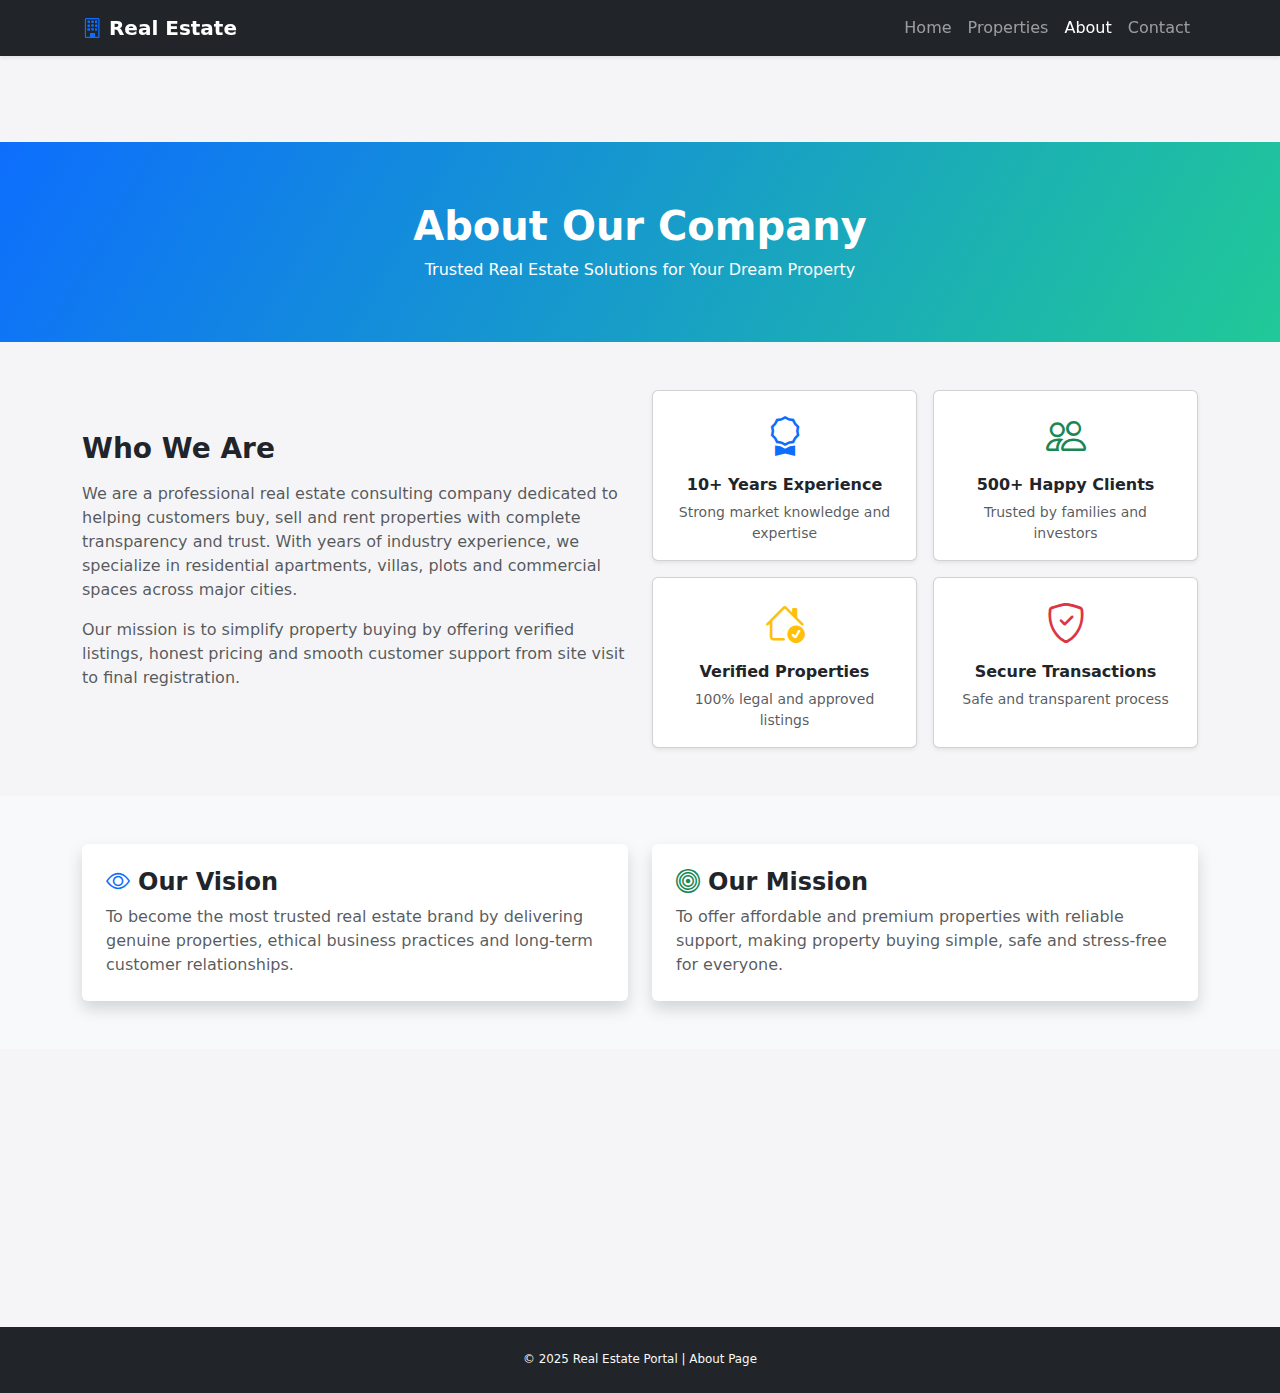
<file: about.html>
<!DOCTYPE html>
<html lang="en">
<head>
    <meta charset="UTF-8">
    <title>About Us | Real Estate Portal</title>
    <meta name="viewport" content="width=device-width, initial-scale=1.0">

    <!-- BOOTSTRAP CSS -->
    <link href="https://cdn.jsdelivr.net/npm/bootstrap@5.3.3/dist/css/bootstrap.min.css" rel="stylesheet">

    <!-- BOOTSTRAP ICONS -->
    <link href="https://cdn.jsdelivr.net/npm/bootstrap-icons@1.11.3/font/bootstrap-icons.css" rel="stylesheet">

    <!-- MAIN PROJECT CSS -->
    <link rel="stylesheet" href="css/style.css">
</head>
<body>

<!-- ===================================================== -->
<!-- GLOBAL LOADER - about page -->
<!-- ===================================================== -->
<div id="page-loader">
    <div class="loader-circle"></div>
    <p class="loader-text">Loading about us...</p>
</div>

<!-- ===================================================== -->
<!-- NAVBAR - COMMON -->
<!-- ===================================================== -->
<nav class="navbar navbar-expand-lg navbar-dark bg-dark fixed-top shadow-sm">
    <div class="container">
        <a class="navbar-brand fw-bold" href="index.html">
            <i class="bi bi-building"></i> Real Estate
        </a>

        <button class="navbar-toggler" data-bs-toggle="collapse" data-bs-target="#aboutNav">
            <span class="navbar-toggler-icon"></span>
        </button>

        <div id="aboutNav" class="collapse navbar-collapse">
            <ul class="navbar-nav ms-auto">
                <li class="nav-item"><a class="nav-link" href="index.html">Home</a></li>
                <li class="nav-item"><a class="nav-link" href="properties.html">Properties</a></li>
                <li class="nav-item"><a class="nav-link active" href="about.html">About</a></li>
                <li class="nav-item"><a class="nav-link" href="contact.html">Contact</a></li>
            </ul>
        </div>
    </div>
</nav>

<!-- ===================================================== -->
<!-- PAGE HEADER - ABOUT PAGE -->
<!-- ===================================================== -->
<section class="property-details-header reveal-on-scroll">
    <div class="container">
        <h1>About Our Company</h1>
        <p class="mb-0">Trusted Real Estate Solutions for Your Dream Property</p>
    </div>
</section>

<!-- ===================================================== -->
<!-- ABOUT COMPANY SECTION -->
<!-- ===================================================== -->
<section class="py-5">
    <div class="container">
        <div class="row align-items-center g-4">

            <!-- About Text -->
            <div class="col-lg-6 reveal-on-scroll">
                <h3 class="fw-bold mb-3">Who We Are</h3>
                <p class="text-muted">
                    We are a professional real estate consulting company dedicated to helping
                    customers buy, sell and rent properties with complete transparency and trust.
                    With years of industry experience, we specialize in residential apartments,
                    villas, plots and commercial spaces across major cities.
                </p>
                <p class="text-muted">
                    Our mission is to simplify property buying by offering verified listings,
                    honest pricing and smooth customer support from site visit to final registration.
                </p>
            </div>

            <!-- About Highlights -->
            <div class="col-lg-6 reveal-on-scroll">
                <div class="row g-3">

                    <!-- Highlight 1 -->
                    <div class="col-md-6">
                        <div class="card shadow-sm h-100 text-center p-3">
                            <i class="bi bi-award fs-1 text-primary mb-2"></i>
                            <h6 class="fw-bold">10+ Years Experience</h6>
                            <p class="small text-muted mb-0">Strong market knowledge and expertise</p>
                        </div>
                    </div>

                    <!-- Highlight 2 -->
                    <div class="col-md-6">
                        <div class="card shadow-sm h-100 text-center p-3">
                            <i class="bi bi-people fs-1 text-success mb-2"></i>
                            <h6 class="fw-bold">500+ Happy Clients</h6>
                            <p class="small text-muted mb-0">Trusted by families and investors</p>
                        </div>
                    </div>

                    <!-- Highlight 3 -->
                    <div class="col-md-6">
                        <div class="card shadow-sm h-100 text-center p-3">
                            <i class="bi bi-house-check fs-1 text-warning mb-2"></i>
                            <h6 class="fw-bold">Verified Properties</h6>
                            <p class="small text-muted mb-0">100% legal and approved listings</p>
                        </div>
                    </div>

                    <!-- Highlight 4 -->
                    <div class="col-md-6">
                        <div class="card shadow-sm h-100 text-center p-3">
                            <i class="bi bi-shield-check fs-1 text-danger mb-2"></i>
                            <h6 class="fw-bold">Secure Transactions</h6>
                            <p class="small text-muted mb-0">Safe and transparent process</p>
                        </div>
                    </div>

                </div>
            </div>

        </div>
    </div>
</section>

<!-- ===================================================== -->
<!-- VISION & MISSION SECTION -->
<!-- ===================================================== -->
<section class="py-5 bg-light">
    <div class="container">
        <div class="row g-4">

            <!-- Vision -->
            <div class="col-md-6 reveal-on-scroll">
                <div class="card border-0 shadow p-4 h-100">
                    <h4 class="fw-bold mb-2">
                        <i class="bi bi-eye text-primary me-2"></i>Our Vision
                    </h4>
                    <p class="text-muted mb-0">
                        To become the most trusted real estate brand by delivering genuine
                        properties, ethical business practices and long-term customer relationships.
                    </p>
                </div>
            </div>

            <!-- Mission -->
            <div class="col-md-6 reveal-on-scroll">
                <div class="card border-0 shadow p-4 h-100">
                    <h4 class="fw-bold mb-2">
                        <i class="bi bi-bullseye text-success me-2"></i>Our Mission
                    </h4>
                    <p class="text-muted mb-0">
                        To offer affordable and premium properties with reliable support,
                        making property buying simple, safe and stress-free for everyone.
                    </p>
                </div>
            </div>

        </div>
    </div>
</section>

<!-- ===================================================== -->
<!-- WHY CHOOSE US SECTION -->
<!-- ===================================================== -->
<section class="py-5">
    <div class="container reveal-on-scroll">
        <h3 class="fw-bold text-center mb-4">Why Choose Us</h3>

        <div class="row g-4 text-center">

            <div class="col-md-3">
                <i class="bi bi-check-circle-fill fs-1 text-primary mb-2"></i>
                <h6 class="fw-bold">Trusted Agents</h6>
                <p class="small text-muted">Professional and experienced team</p>
            </div>

            <div class="col-md-3">
                <i class="bi bi-cash-coin fs-1 text-success mb-2"></i>
                <h6 class="fw-bold">Best Price</h6>
                <p class="small text-muted">No hidden charges, honest pricing</p>
            </div>

            <div class="col-md-3">
                <i class="bi bi-headset fs-1 text-warning mb-2"></i>
                <h6 class="fw-bold">24x7 Support</h6>
                <p class="small text-muted">Dedicated customer assistance</p>
            </div>

            <div class="col-md-3">
                <i class="bi bi-geo-alt-fill fs-1 text-danger mb-2"></i>
                <h6 class="fw-bold">Prime Locations</h6>
                <p class="small text-muted">Top areas across major cities</p>
            </div>

        </div>
    </div>
</section>

<!-- ===================================================== -->
<!-- FOOTER - COMMON -->
<!-- ===================================================== -->
<footer class="py-4 bg-dark text-center text-light">
    <p class="mb-0 small">© 2025 Real Estate Portal | About Page</p>
</footer>

<!-- ===================================================== -->
<!-- BOOTSTRAP JS -->
<!-- ===================================================== -->
<script src="https://cdn.jsdelivr.net/npm/bootstrap@5.3.3/dist/js/bootstrap.bundle.min.js"></script>

<!-- ===================================================== -->
<!-- MAIN PROJECT JS -->
<!-- ===================================================== -->
<script src="js/script.js" defer></script>

</body>
</html>
</file>
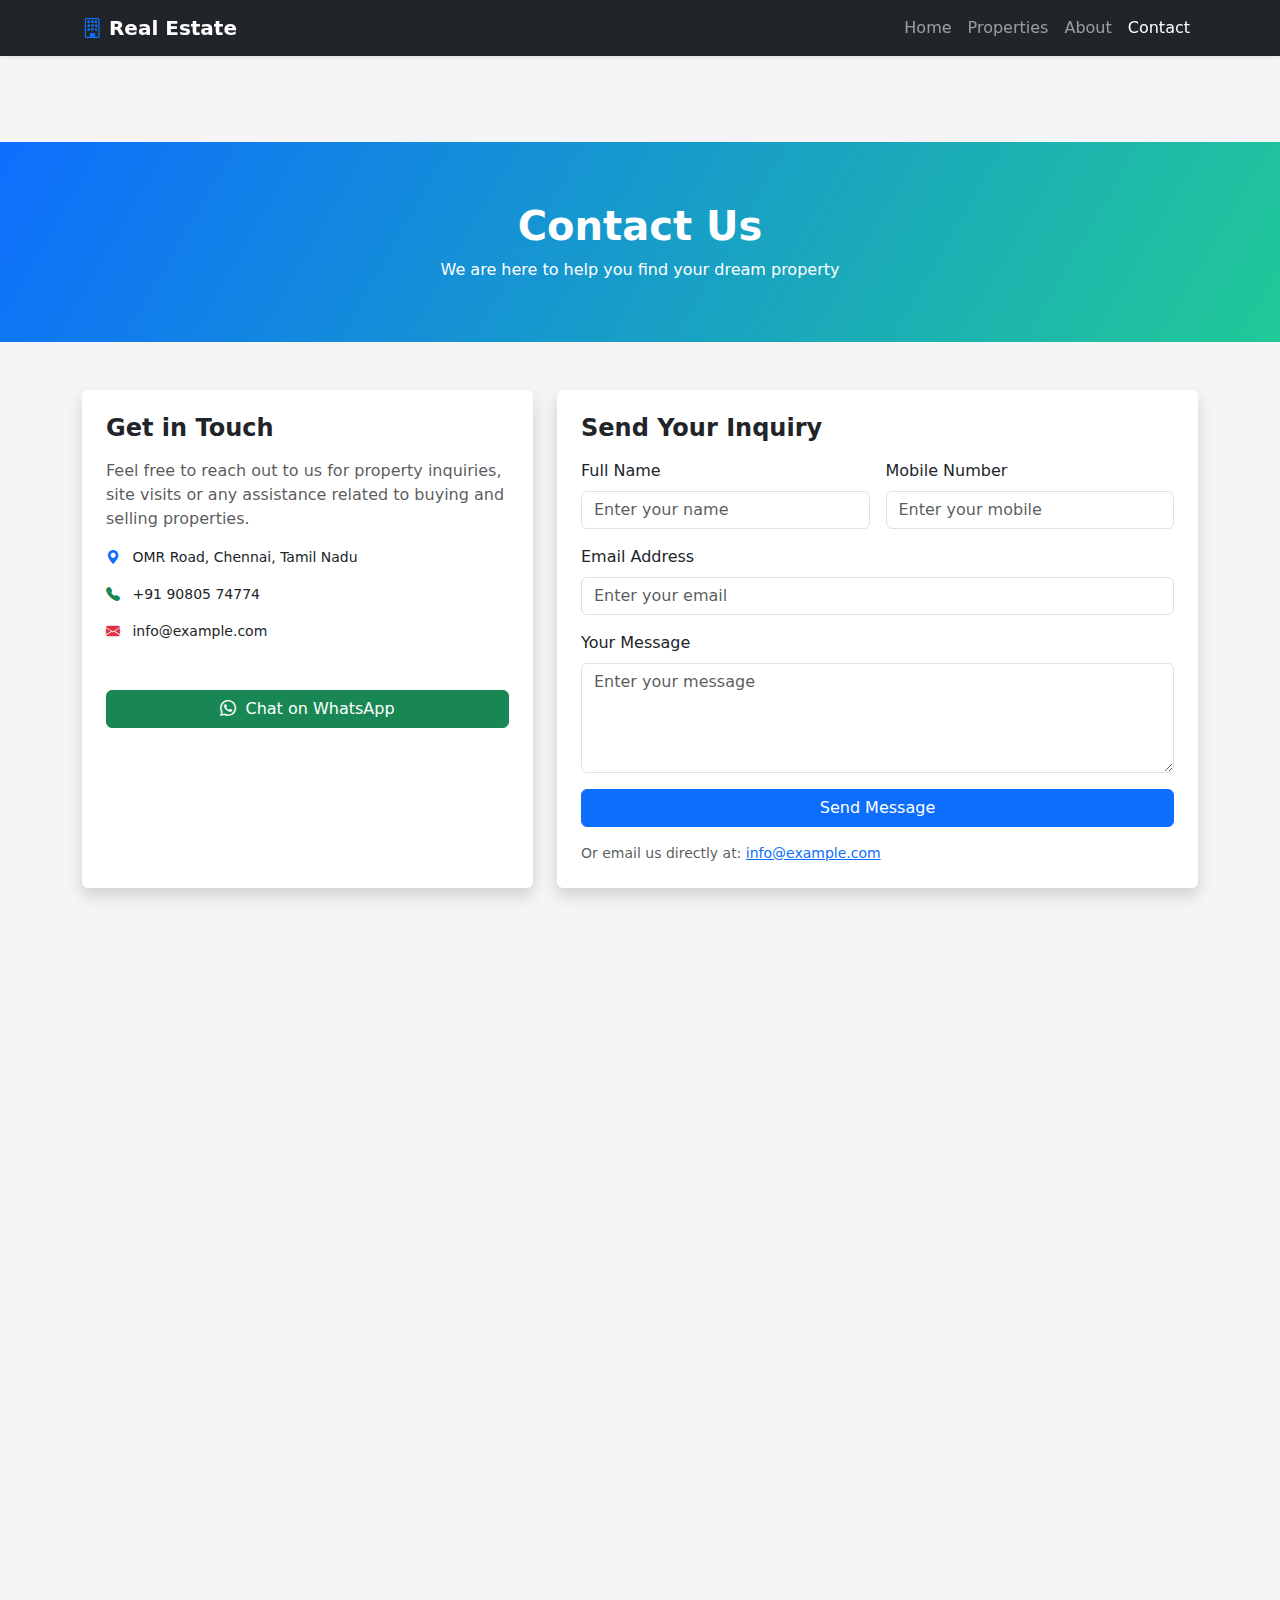
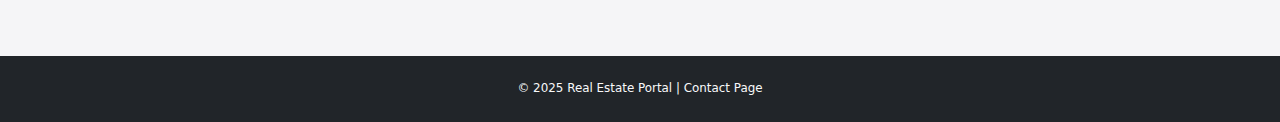
<file: contact.html>
<!DOCTYPE html>
<html lang="en">
<head>
    <meta charset="UTF-8">
    <title>Contact Us | Real Estate Portal</title>
    <meta name="viewport" content="width=device-width, initial-scale=1.0">

    <!-- BOOTSTRAP CSS -->
    <link href="https://cdn.jsdelivr.net/npm/bootstrap@5.3.3/dist/css/bootstrap.min.css" rel="stylesheet">

    <!-- BOOTSTRAP ICONS -->
    <link href="https://cdn.jsdelivr.net/npm/bootstrap-icons@1.11.3/font/bootstrap-icons.css" rel="stylesheet">

    <!-- MAIN PROJECT CSS -->
    <link rel="stylesheet" href="css/style.css">
</head>
<body>

<!-- ===================================================== -->
<!-- GLOBAL LOADER - contact page -->
<!-- ===================================================== -->
<div id="page-loader">
    <div class="loader-circle"></div>
    <p class="loader-text">Loading contact page...</p>
</div>

<!-- ===================================================== -->
<!-- NAVBAR - COMMON -->
<!-- ===================================================== -->
<nav class="navbar navbar-expand-lg navbar-dark bg-dark fixed-top shadow-sm">
    <div class="container">
        <a class="navbar-brand fw-bold" href="index.html">
            <i class="bi bi-building"></i> Real Estate
        </a>

        <button class="navbar-toggler" data-bs-toggle="collapse" data-bs-target="#contactNav">
            <span class="navbar-toggler-icon"></span>
        </button>

        <div id="contactNav" class="collapse navbar-collapse">
            <ul class="navbar-nav ms-auto">
                <li class="nav-item"><a class="nav-link" href="index.html">Home</a></li>
                <li class="nav-item"><a class="nav-link" href="properties.html">Properties</a></li>
                <li class="nav-item"><a class="nav-link" href="about.html">About</a></li>
                <li class="nav-item"><a class="nav-link active" href="contact.html">Contact</a></li>
            </ul>
        </div>
    </div>
</nav>

<!-- ===================================================== -->
<!-- PAGE HEADER - CONTACT PAGE -->
<!-- ===================================================== -->
<section class="property-details-header reveal-on-scroll">
    <div class="container">
        <h1>Contact Us</h1>
        <p class="mb-0">We are here to help you find your dream property</p>
    </div>
</section>

<!-- ===================================================== -->
<!-- CONTACT DETAILS & FORM SECTION -->
<!-- ===================================================== -->
<section class="py-5">
    <div class="container">
        <div class="row g-4">

            <!-- ================= CONTACT INFO ================= -->
            <div class="col-lg-5 reveal-on-scroll">
                <div class="card shadow border-0 p-4 h-100">

                    <h4 class="fw-bold mb-3">Get in Touch</h4>

                    <p class="text-muted mb-3">
                        Feel free to reach out to us for property inquiries, site visits
                        or any assistance related to buying and selling properties.
                    </p>

                    <ul class="list-unstyled small">

                        <!-- Address -->
                        <li class="mb-3">
                            <i class="bi bi-geo-alt-fill text-primary me-2"></i>
                            OMR Road, Chennai, Tamil Nadu
                        </li>

                        <!-- Phone -->
                        <li class="mb-3">
                            <i class="bi bi-telephone-fill text-success me-2"></i>
                            +91 90805 74774
                        </li>

                        <!-- Email -->
                        <li class="mb-3">
                            <i class="bi bi-envelope-fill text-danger me-2"></i>
                            info@example.com
                        </li>

                    </ul>

                    <!-- ================= QUICK WHATSAPP BUTTON ================= -->
                    <a href="https://wa.me/919080574774"
                       target="_blank"
                       class="btn btn-success mt-3">
                        <i class="bi bi-whatsapp me-1"></i> Chat on WhatsApp
                    </a>

                </div>
            </div>

            <!-- ================= CONTACT FORM ================= -->
            <div class="col-lg-7 reveal-on-scroll">
                <div class="card shadow border-0 p-4">

                    <h4 class="fw-bold mb-3">Send Your Inquiry</h4>

                    <form>

                        <div class="row g-3">

                            <!-- Name -->
                            <div class="col-md-6">
                                <label class="form-label">Full Name</label>
                                <input type="text" class="form-control" placeholder="Enter your name">
                            </div>

                            <!-- Phone -->
                            <div class="col-md-6">
                                <label class="form-label">Mobile Number</label>
                                <input type="text" class="form-control" placeholder="Enter your mobile">
                            </div>

                            <!-- Email -->
                            <div class="col-md-12">
                                <label class="form-label">Email Address</label>
                                <input type="email" class="form-control" placeholder="Enter your email">
                            </div>

                            <!-- Message -->
                            <div class="col-md-12">
                                <label class="form-label">Your Message</label>
                                <textarea rows="4" class="form-control" placeholder="Enter your message"></textarea>
                            </div>

                            <!-- Submit -->
                            <div class="col-md-12">
                                <button type="submit" class="btn btn-primary w-100">
                                    Send Message
                                </button>
                            </div>

                        </div>

                    </form>

                    <!-- ================= EMAIL FALLBACK ================= -->
                    <p class="small text-muted mt-3 mb-0">
                        Or email us directly at:
                        <a href="mailto:info@example.com">info@example.com</a>
                    </p>

                </div>
            </div>

        </div>
    </div>
</section>

<!-- ===================================================== -->
<!-- GOOGLE MAP SECTION -->
<!-- ===================================================== -->
<section class="pb-5">
    <div class="container reveal-on-scroll">
        <h4 class="fw-bold mb-3">Our Office Location</h4>

        <div class="ratio ratio-16x9 shadow rounded overflow-hidden">
            <iframe
                src="https://www.google.com/maps?q=Chennai&output=embed"
                loading="lazy">
            </iframe>
        </div>
    </div>
</section>

<!-- ===================================================== -->
<!-- FOOTER - COMMON -->
<!-- ===================================================== -->
<footer class="py-4 bg-dark text-center text-light">
    <p class="mb-0 small">© 2025 Real Estate Portal | Contact Page</p>
</footer>

<!-- ===================================================== -->
<!-- BOOTSTRAP JS -->
<!-- ===================================================== -->
<script src="https://cdn.jsdelivr.net/npm/bootstrap@5.3.3/dist/js/bootstrap.bundle.min.js"></script>

<!-- ===================================================== -->
<!-- MAIN PROJECT JS -->
<!-- ===================================================== -->
<script src="js/script.js" defer></script>

</body>
</html>
</file>
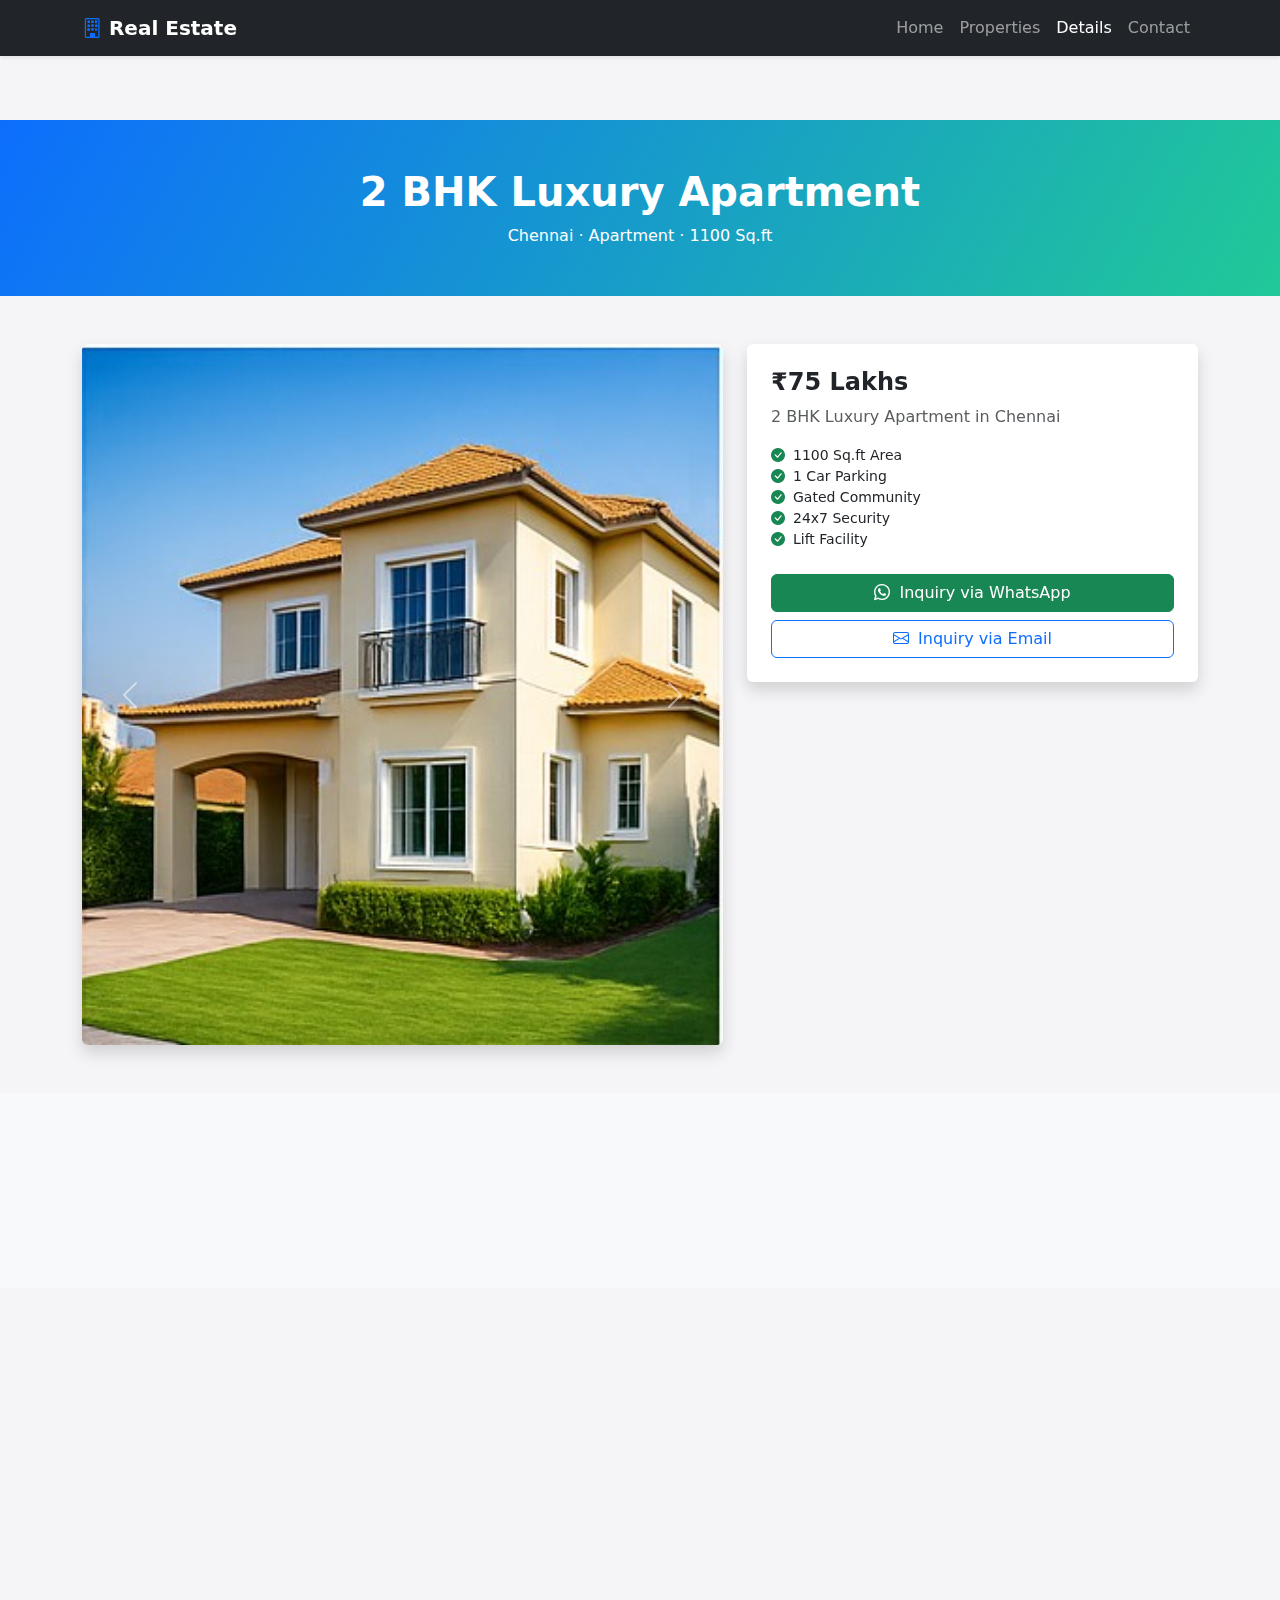
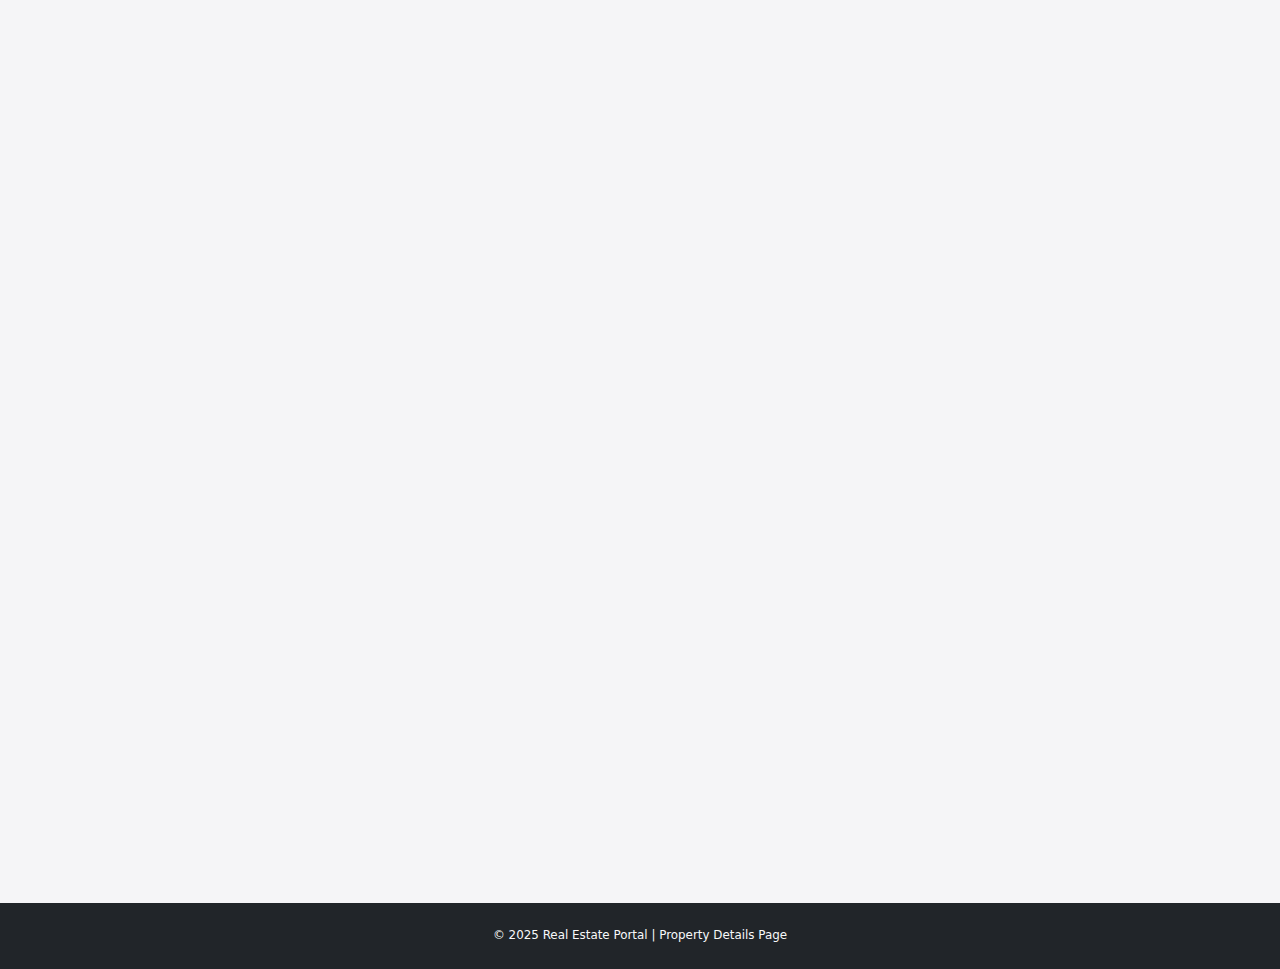
<file: property-details.html>
<!DOCTYPE html>
<html lang="en">
<head>
    <meta charset="UTF-8">
    <title>Property Details | Real Estate Portal</title>
    <meta name="viewport" content="width=device-width, initial-scale=1.0">

    <!-- ============================= -->
    <!-- BOOTSTRAP CSS -->
    <!-- ============================= -->
    <link href="https://cdn.jsdelivr.net/npm/bootstrap@5.3.3/dist/css/bootstrap.min.css" rel="stylesheet">

    <!-- ============================= -->
    <!-- BOOTSTRAP ICONS -->
    <!-- ============================= -->
    <link href="https://cdn.jsdelivr.net/npm/bootstrap-icons@1.11.3/font/bootstrap-icons.css" rel="stylesheet">

    <!-- ============================= -->
    <!-- MAIN PROJECT CSS -->
    <!-- ============================= -->
    <link rel="stylesheet" href="css/style.css">

    <meta charset="UTF-8">
    <title>Property Details | Real Estate</title>
    <meta name="viewport" content="width=device-width, initial-scale=1.0">

    <!-- BOOTSTRAP CSS -->
    <link href="https://cdn.jsdelivr.net/npm/bootstrap@5.3.3/dist/css/bootstrap.min.css" rel="stylesheet">

    <!-- BOOTSTRAP ICONS -->
    <link href="https://cdn.jsdelivr.net/npm/bootstrap-icons@1.11.3/font/bootstrap-icons.css" rel="stylesheet">

    <!-- MAIN PROJECT CSS -->
    <link rel="stylesheet" href="css/style.css">
</head>

<body>

    

<!-- ===================================================== -->
<!-- GLOBAL LOADER - property-details page -->
<!-- ===================================================== -->
<div id="page-loader">
    <div class="loader-circle"></div>
    <p class="loader-text">Loading property details...</p>
</div>

<!-- ===================================================== -->
<!-- NAVBAR - COMMON -->
<!-- ===================================================== -->
<nav class="navbar navbar-expand-lg navbar-dark bg-dark fixed-top shadow-sm">
    <div class="container">
        <a class="navbar-brand fw-bold" href="index.html">
            <i class="bi bi-building"></i> Real Estate
        </a>

        <button class="navbar-toggler" data-bs-toggle="collapse" data-bs-target="#detailNav">
            <span class="navbar-toggler-icon"></span>
        </button>

        <div id="detailNav" class="collapse navbar-collapse">
            <ul class="navbar-nav ms-auto">
                <li class="nav-item"><a class="nav-link" href="index.html">Home</a></li>
                <li class="nav-item"><a class="nav-link" href="properties.html">Properties</a></li>
                <li class="nav-item"><a class="nav-link active" href="property-details.html">Details</a></li>
                <li class="nav-item"><a class="nav-link" href="contact.html">Contact</a></li>
            </ul>
        </div>
    </div>
</nav>

<!-- ===================================================== -->
<!-- PAGE BANNER - PROPERTY DETAILS -->
<!-- ===================================================== -->
<section class="py-5 mt-5 text-white text-center"
         style="background:linear-gradient(120deg,#0d6efd,#21c997)">
    <div class="container reveal-on-scroll">
        <h1 class="fw-bold">2 BHK Luxury Apartment</h1>
        <p class="mb-0">Chennai · Apartment · 1100 Sq.ft</p>
    </div>
</section>

<!-- ===================================================== -->
<!-- MAIN PROPERTY DETAILS SECTION -->
<!-- ===================================================== -->
<section class="py-5">
    <div class="container">
        <div class="row g-4">

            <!-- ===================================================== -->
            <!-- PROPERTY IMAGE GALLERY - property-details page -->
            <!-- ===================================================== -->
            <div class="col-lg-7 reveal-on-scroll">

                <div id="propertyGallery" class="carousel slide shadow rounded overflow-hidden">
                    <div class="carousel-inner">

                        <!-- Gallery Image 1 -->
                        <div class="carousel-item active">
                            <img src="images/property-4.jpg" class="d-block w-100">
                        </div>

                        <!-- Gallery Image 2 -->
                        <div class="carousel-item">
                            <img src="images/property-2.jpg" class="d-block w-100">
                        </div>

                        <!-- Gallery Image 3 -->
                        <div class="carousel-item">
                            <img src="images/property-3.jpg" class="d-block w-100">
                        </div>

                    </div>

                    <button class="carousel-control-prev" type="button" data-bs-target="#propertyGallery" data-bs-slide="prev">
                        <span class="carousel-control-prev-icon"></span>
                    </button>

                    <button class="carousel-control-next" type="button" data-bs-target="#propertyGallery" data-bs-slide="next">
                        <span class="carousel-control-next-icon"></span>
                    </button>
                </div>

            </div>

            <!-- ===================================================== -->
            <!-- PROPERTY SUMMARY CARD - property-details page -->
            <!-- ===================================================== -->
            <div class="col-lg-5 reveal-on-scroll">

                <div class="card shadow border-0 p-4">
                    <h4 class="fw-bold mb-2">₹75 Lakhs</h4>

                    <p class="text-muted mb-3">
                        2 BHK Luxury Apartment in Chennai
                    </p>

                    <ul class="list-unstyled small mb-4">
                        <li><i class="bi bi-check-circle-fill text-success me-2"></i>1100 Sq.ft Area</li>
                        <li><i class="bi bi-check-circle-fill text-success me-2"></i>1 Car Parking</li>
                        <li><i class="bi bi-check-circle-fill text-success me-2"></i>Gated Community</li>
                        <li><i class="bi bi-check-circle-fill text-success me-2"></i>24x7 Security</li>
                        <li><i class="bi bi-check-circle-fill text-success me-2"></i>Lift Facility</li>
                    </ul>

                    <!-- ===================================================== -->
                    <!-- INQUIRY BUTTONS - property-details page -->
                    <!-- ===================================================== -->
                    <div class="d-grid gap-2">

                        <!-- WhatsApp Inquiry -->
                        <a href="https://wa.me/919876543210?text=I%20am%20interested%20in%202%20BHK%20Luxury%20Apartment"
                           target="_blank"
                           class="btn btn-success">
                            <i class="bi bi-whatsapp me-1"></i> Inquiry via WhatsApp
                        </a>

                        <!-- Email Inquiry -->
                        <a href="mailto:info@example.com?subject=Property%20Inquiry&body=I%20am%20interested%20in%202%20BHK%20Luxury%20Apartment"
                           class="btn btn-outline-primary">
                            <i class="bi bi-envelope me-1"></i> Inquiry via Email
                        </a>
                    </div>

                </div>

            </div>

        </div>
    </div>
</section>

<!-- ===================================================== -->
<!-- PROPERTY DESCRIPTION SECTION -->
<!-- ===================================================== -->
<section class="py-4 bg-light">
    <div class="container reveal-on-scroll">
        <h4 class="fw-bold mb-3">Property Description</h4>
        <p class="property-description">
    This premium 2 BHK luxury apartment is located in a prime residential
    area of Chennai with excellent road connectivity, shopping malls nearby
    and top schools within reach. The apartment offers modern architecture,
    spacious bedrooms, modular kitchen, power backup, lift and 24x7 security.
    Ideal for families looking for both comfort and convenience.
</p>
    </div>
</section>

<!-- ===================================================== -->
<!-- PROPERTY SPECIFICATIONS TABLE -->
<!-- ===================================================== -->
<section class="py-5">
    <div class="container reveal-on-scroll">
        <h4 class="fw-bold mb-4">Property Specifications</h4>

        <div class="table-responsive">
            <table class="table table-bordered property-spec-table">
                
                <tr><th>Property Type</th><td>Apartment</td></tr>
                <tr><th>Bedrooms</th><td>2 BHK</td></tr>
                <tr><th>Bathrooms</th><td>2</td></tr>
                <tr><th>Area</th><td>1100 Sq.ft</td></tr>
                <tr><th>Parking</th><td>1 Car</td></tr>
                <tr><th>Furnishing</th><td>Semi Furnished</td></tr>
                <tr><th>Facing</th><td>North</td></tr>
                <tr><th>Location</th><td>OMR, Chennai</td></tr>
            </table>
        </div>
    </div>
</section>

<!-- ===================================================== -->
<!-- GOOGLE MAP SECTION -->
<!-- ===================================================== -->
<section class="pb-5">
    <div class="container reveal-on-scroll">
        <h4 class="fw-bold mb-3">Property Location</h4>

        <div class="ratio ratio-16x9 shadow rounded overflow-hidden">
            <iframe
                src="https://www.google.com/maps?q=Chennai&output=embed"
                loading="lazy">
            </iframe>
        </div>
    </div>
</section>

<!-- ===================================================== -->
<!-- FOOTER - COMMON -->
<!-- ===================================================== -->
<footer class="py-4 bg-dark text-center text-light">
    <p class="mb-0 small">© 2025 Real Estate Portal | Property Details Page</p>
</footer>

<!-- ===================================================== -->
<!-- BOOTSTRAP JS -->
<!-- ===================================================== -->
<script src="https://cdn.jsdelivr.net/npm/bootstrap@5.3.3/dist/js/bootstrap.bundle.min.js"></script>

<!-- ===================================================== -->
<!-- MAIN PROJECT JS -->
<!-- ===================================================== -->
<script src="js/script.js" defer></script>

</body>
</html>
</file>
<file: css/style.css>
/* Global */
body {
    width: 100%;
    overflow-x: hidden;
    font-family: system-ui, -apple-system, BlinkMacSystemFont, "Segoe UI", sans-serif;
    background-color: #f5f5f7;
    padding-top: 72px; /* for fixed navbar */
}

/* Light text helper */
.text-light-50 {
    color: rgba(255, 255, 255, 0.7);
}

.text-light-70 {
    color: rgba(255, 255, 255, 0.85);
}

/* NAVBAR */
.navbar-brand i {
    color: #0d6efd;
}

/* HERO SECTION */
.hero-section {
    position: relative;
    min-height: calc(100vh - 72px);
    background: radial-gradient(circle at top left, #1f4f80, #050816 60%);
    color: #fff;
    overflow: hidden;
}

.hero-section::before {
    content: "";
    position: absolute;
    inset: 0;
    background: url("../images/hero-bg.jpg") center/cover no-repeat;
    opacity: 0.2;
    mix-blend-mode: screen;
    pointer-events: none;
}

.hero-section .container {
    position: relative;
    z-index: 1;
}

.highlight-badge {
    background: rgba(255, 255, 255, 0.08);
    color: #fff;
    border: 1px solid rgba(255, 255, 255, 0.15);
    backdrop-filter: blur(12px);
}

.text-gradient {
    background: linear-gradient(90deg, #0d6efd, #21c997);
    -webkit-background-clip: text;
    color: transparent;
}

.hero-stats h3 {
    color: #fff;
    font-weight: 700;
}

/* Search Card */
.search-card {
    background: rgba(255, 255, 255, 0.96);
    border-radius: 18px;
    padding: 1.75rem;
    backdrop-filter: blur(12px);
    transform: translateY(0);
    transition: transform 0.3s ease, box-shadow 0.3s ease;
}

.search-card:hover {
    transform: translateY(-4px);
    box-shadow: 0 20px 40px rgba(0, 0, 0, 0.15);
}

.search-cta {
    font-weight: 600;
}

.search-note {
    font-style: italic;
}

/* Scroll Indicator */
.scroll-indicator {
    position: absolute;
    left: 50%;
    bottom: 16px;
    transform: translateX(-50%);
    color: rgba(255, 255, 255, 0.7);
    flex-direction: column;
    align-items: center;
    gap: 4px;
    font-size: 0.8rem;
    animation: floatY 1.8s ease-in-out infinite;
}

.scroll-indicator i {
    font-size: 1.2rem;
}

/* Sections */
.section-header .section-tagline {
    text-transform: uppercase;
    letter-spacing: 0.12em;
    font-size: 0.78rem;
    color: #0d6efd;
    font-weight: 600;
}

.section-title {
    font-weight: 700;
}

.section-subtitle {
    color: #6c757d;
}

/* Info cards */
.info-card {
    background: #fff;
    border-radius: 16px;
    padding: 1.5rem;
    border: 1px solid rgba(0, 0, 0, 0.05);
    box-shadow: 0 8px 22px rgba(0, 0, 0, 0.04);
    transition: transform 0.25s ease, box-shadow 0.25s ease, border-color 0.25s ease;
}

.info-card:hover {
    transform: translateY(-6px);
    box-shadow: 0 16px 30px rgba(0, 0, 0, 0.08);
    border-color: rgba(13, 110, 253, 0.35);
}

.icon-wrapper {
    width: 44px;
    height: 44px;
    border-radius: 50%;
    background: rgba(13, 110, 253, 0.08);
    display: flex;
    align-items: center;
    justify-content: center;
    margin-bottom: 0.75rem;
}

.icon-wrapper i {
    font-size: 1.3rem;
    color: #0d6efd;
}

/* Property Cards */
.property-card {
    background: #fff;
    border-radius: 18px;
    overflow: hidden;
    border: 1px solid rgba(0, 0, 0, 0.05);
    box-shadow: 0 8px 22px rgba(0, 0, 0, 0.04);
    display: flex;
    flex-direction: column;
    transition: transform 0.25s ease, box-shadow 0.25s ease;
}

.property-card:hover {
    transform: translateY(-6px);
    box-shadow: 0 18px 32px rgba(0, 0, 0, 0.12);
}

.property-image-wrapper {
    position: relative;
    overflow: hidden;
}

.property-image {
    width: 100%;
    display: block;
    transition: transform 0.6s ease;
}

.property-card:hover .property-image {
    transform: scale(1.07);
}

.feature-badge {
    position: absolute;
    top: 10px;
    left: 10px;
    background: #0d6efd;
    border-radius: 999px;
    padding: 0.2rem 0.7rem;
    font-size: 0.75rem;
}

.feature-badge.secondary {
    background: #dc3545;
}

.property-content {
    padding: 1rem 1.1rem 1.1rem;
}

.property-price {
    font-weight: 700;
    color: #0d6efd;
}

/* City Cards */
.city-card {
    background: #fff;
    border-radius: 18px;
    overflow: hidden;
    box-shadow: 0 10px 26px rgba(0, 0, 0, 0.06);
    transition: transform 0.25s ease, box-shadow 0.25s ease;
}

.city-card:hover {
    transform: translateY(-6px);
    box-shadow: 0 18px 40px rgba(0, 0, 0, 0.14);
}

.city-image-wrapper img {
    width: 100%;
    height: 190px;
    object-fit: cover;
}

.city-content {
    padding: 1rem 1.1rem 1.2rem;
}

.city-link {
    font-size: 0.9rem;
    text-decoration: none;
    color: #0d6efd;
    font-weight: 600;
}

.city-link i {
    transition: transform 0.2s ease;
}

.city-card:hover .city-link i {
    transform: translateX(3px);
}

/* Why Choose Us */
.feature-list li {
    margin-bottom: 0.6rem;
    color: #495057;
}

.feature-list i {
    color: #198754;
    margin-right: 0.5rem;
}

.why-card-grid {
    display: grid;
    grid-template-columns: repeat(2, minmax(0, 1fr));
    gap: 0.75rem;
}

.why-card {
    background: #fff;
    border-radius: 14px;
    padding: 0.9rem 1rem;
    border: 1px solid rgba(0, 0, 0, 0.04);
    box-shadow: 0 6px 18px rgba(0, 0, 0, 0.05);
    transition: transform 0.2s ease, box-shadow 0.2s ease;
}

.why-card:hover {
    transform: translateY(-4px);
    box-shadow: 0 12px 24px rgba(0, 0, 0, 0.1);
}

.why-card i {
    font-size: 1.4rem;
    color: #0d6efd;
}

/* CTA Section */
.cta-section {
    background: linear-gradient(120deg, #0d6efd, #21c997);
    color: #fff;
}

/* Footer */
footer {
    font-size: 0.85rem;
}

/* Reveal / Scroll Animations */
.reveal-on-scroll {
    opacity: 0;
    transform: translateY(30px);
    transition: opacity 0.7s ease-out, transform 0.7s ease-out;
}

.reveal-on-scroll.revealed {
    opacity: 1;
    transform: translateY(0);
}

/* Loader */
#page-loader {
    position: fixed;
    inset: 0;
    background: #050816;
    display: flex;
    flex-direction: column;
    align-items: center;
    justify-content: center;
    z-index: 2000;
    transition: opacity 0.5s ease-out, visibility 0.5s ease-out;
}

#page-loader.hidden {
    opacity: 0;
    visibility: hidden;
}

.loader-circle {
    width: 52px;
    height: 52px;
    border-radius: 50%;
    border: 4px solid rgba(255, 255, 255, 0.2);
    border-top-color: #0d6efd;
    animation: spin 1s linear infinite;
    margin-bottom: 0.75rem;
}

.loader-text {
    color: rgba(255, 255, 255, 0.8);
    font-size: 0.9rem;
}

/* Animations */
@keyframes spin {
    to {
        transform: rotate(360deg);
    }
}

@keyframes floatY {
    0%,
    100% {
        transform: translate(-50%, 0);
    }
    50% {
        transform: translate(-50%, -8px);
    }
}

/* Responsive */
@media (max-width: 767.98px) {
    .hero-section {
        padding: 4rem 0 3rem;
    }
    .hero-stats {
        gap: 1.5rem;
    }
}


/* ===================================================== */
/* PROPERTY DETAILS PAGE ONLY - property-details.html */
/* ===================================================== */

.property-details-header {
    background: linear-gradient(120deg, #0d6efd, #21c997);
    color: #fff;
    padding: 60px 0;
    margin-top: 70px;
    text-align: center;
}

.property-details-header h1 {
    font-weight: 700;
}

.property-gallery img {
    height: 420px;
    object-fit: cover;
}

.property-summary-card {
    border: none;
    border-radius: 16px;
    box-shadow: 0 10px 25px rgba(0,0,0,0.1);
}

.property-summary-card h4 {
    color: #0d6efd;
    font-weight: 700;
}

.property-spec-table th {
    width: 40%;
    background: #f8f9fa;
}

.property-description {
    line-height: 1.8;
    color: #555;
}

@media (max-width: 768px) {
    .property-gallery img {
        height: 260px;
    }
}


/* ===================================================== */
/* ABOUT PAGE ONLY - about.html */
/* ===================================================== */

.about-box:hover {
    transform: translateY(-6px);
    transition: 0.3s ease;
    box-shadow: 0 12px 25px rgba(0,0,0,0.12);
}


/* ===================================================== */
/* CONTACT PAGE ONLY - contact.html */
/* ===================================================== */

.contact-card-hover:hover {
    transform: translateY(-5px);
    transition: 0.3s ease;
}

form .form-control:focus {
    box-shadow: none;
    border-color: #0d6efd;
}
</file>
